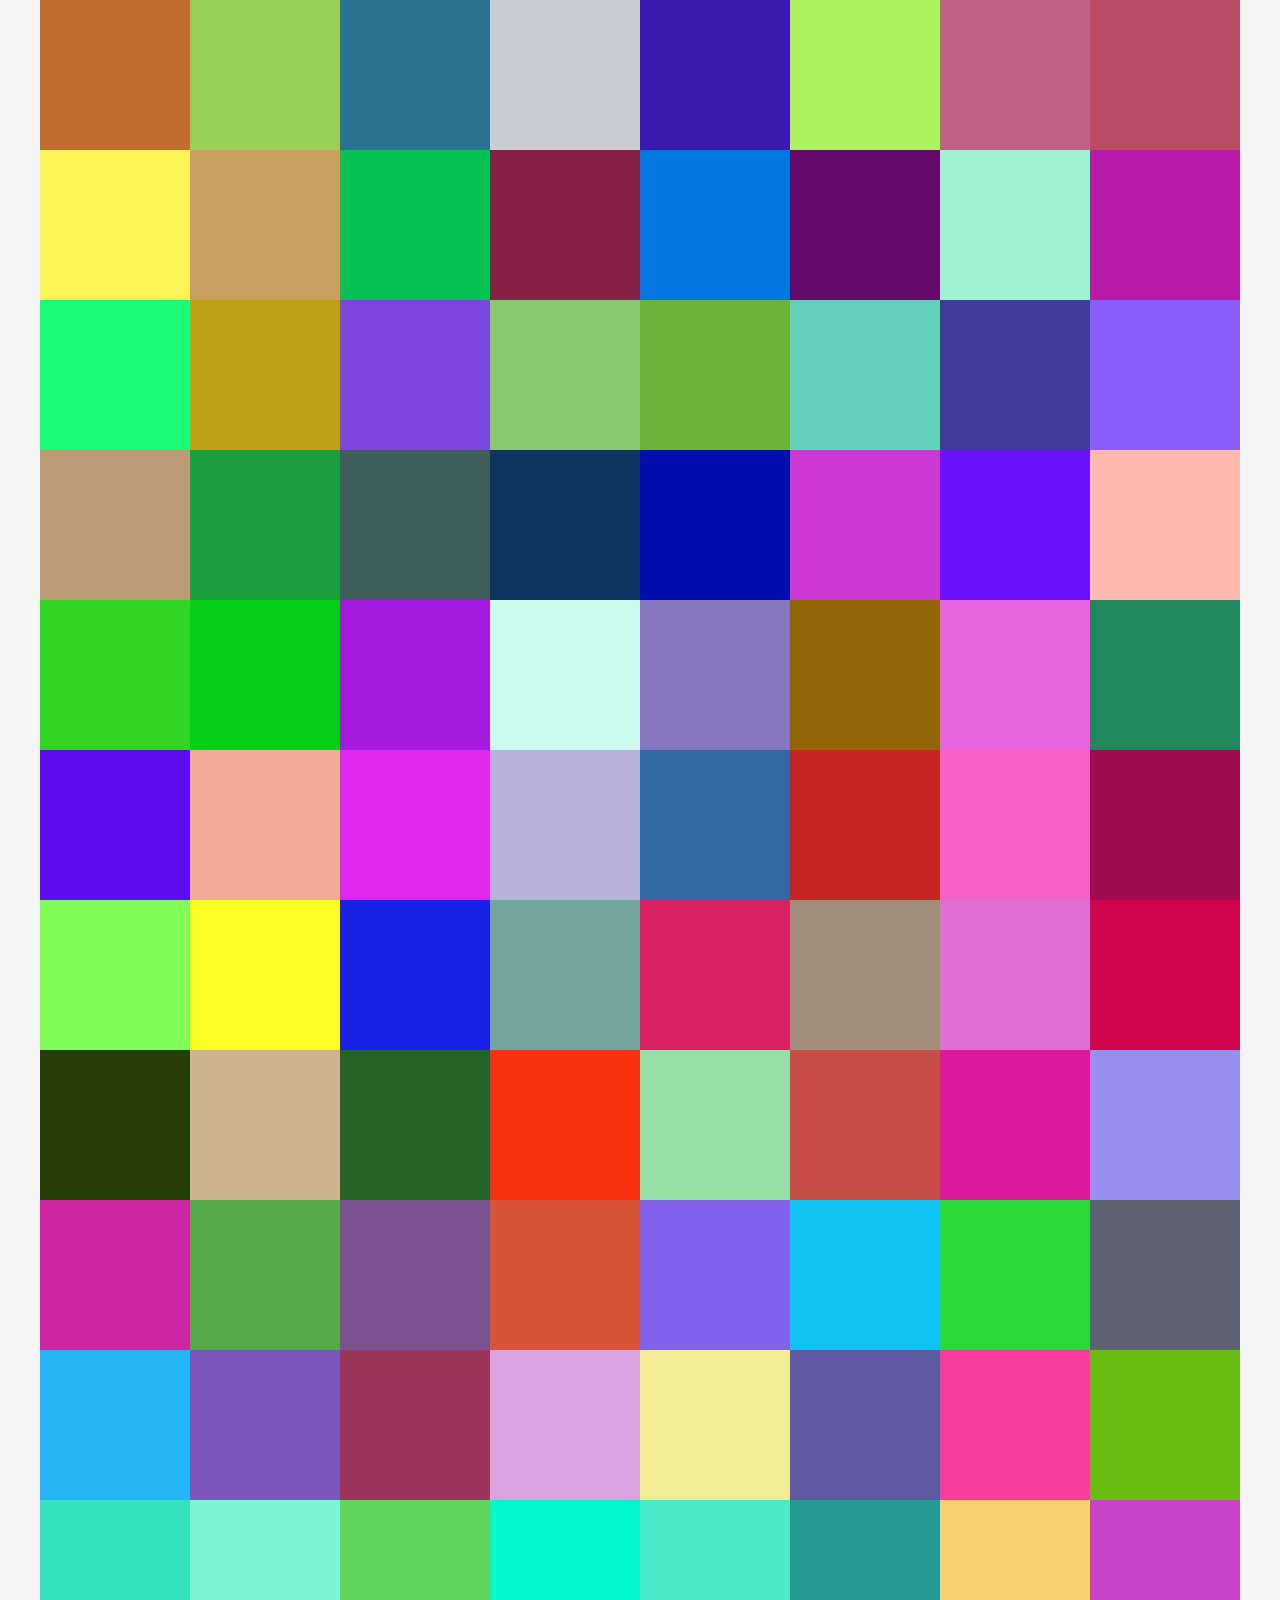
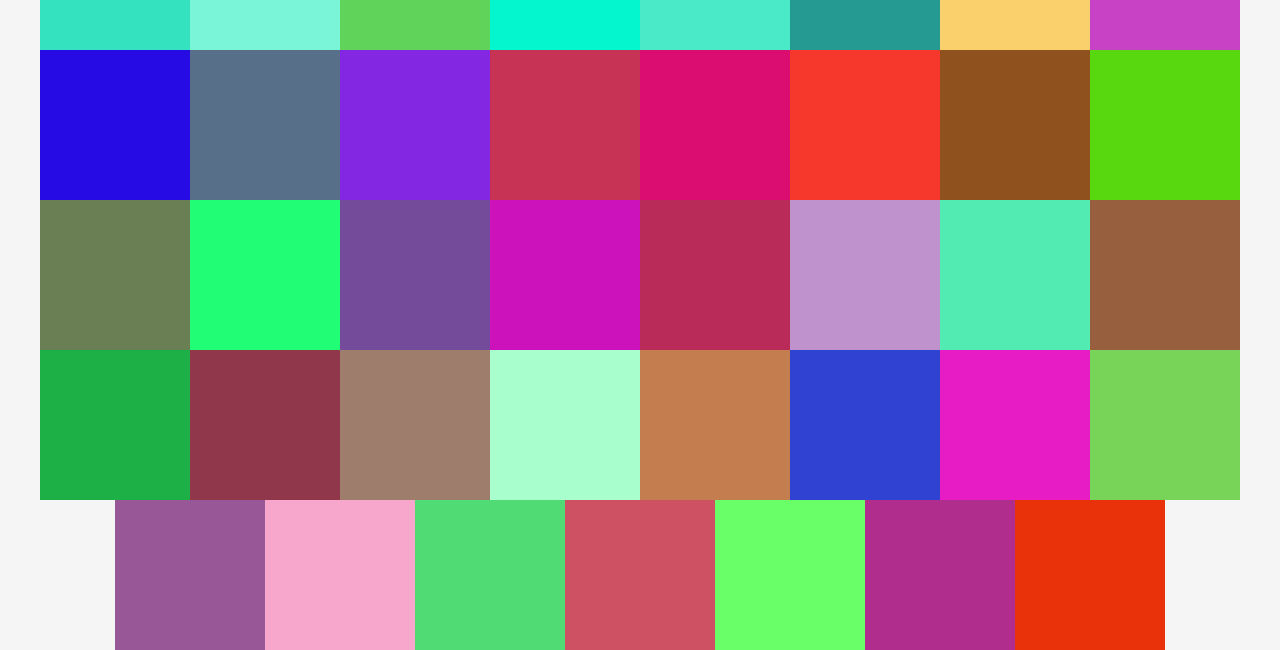
<file: colorgrid/index.html>
<!DOCTYPE html>
<html lang="en">
<head>
    <meta charset="UTF-8">
    <meta name="viewport" content="width=device-width, initial-scale=1.0">
    <title>Colorgrid</title>
    <link rel="stylesheet" href="css/styles.css">
    <script defer src="js/colorgrid.js"></script>
</head>
    <body>
        <main>
            <div id="gridcon"></div>
        </main>
    </body>
</html>
</file>
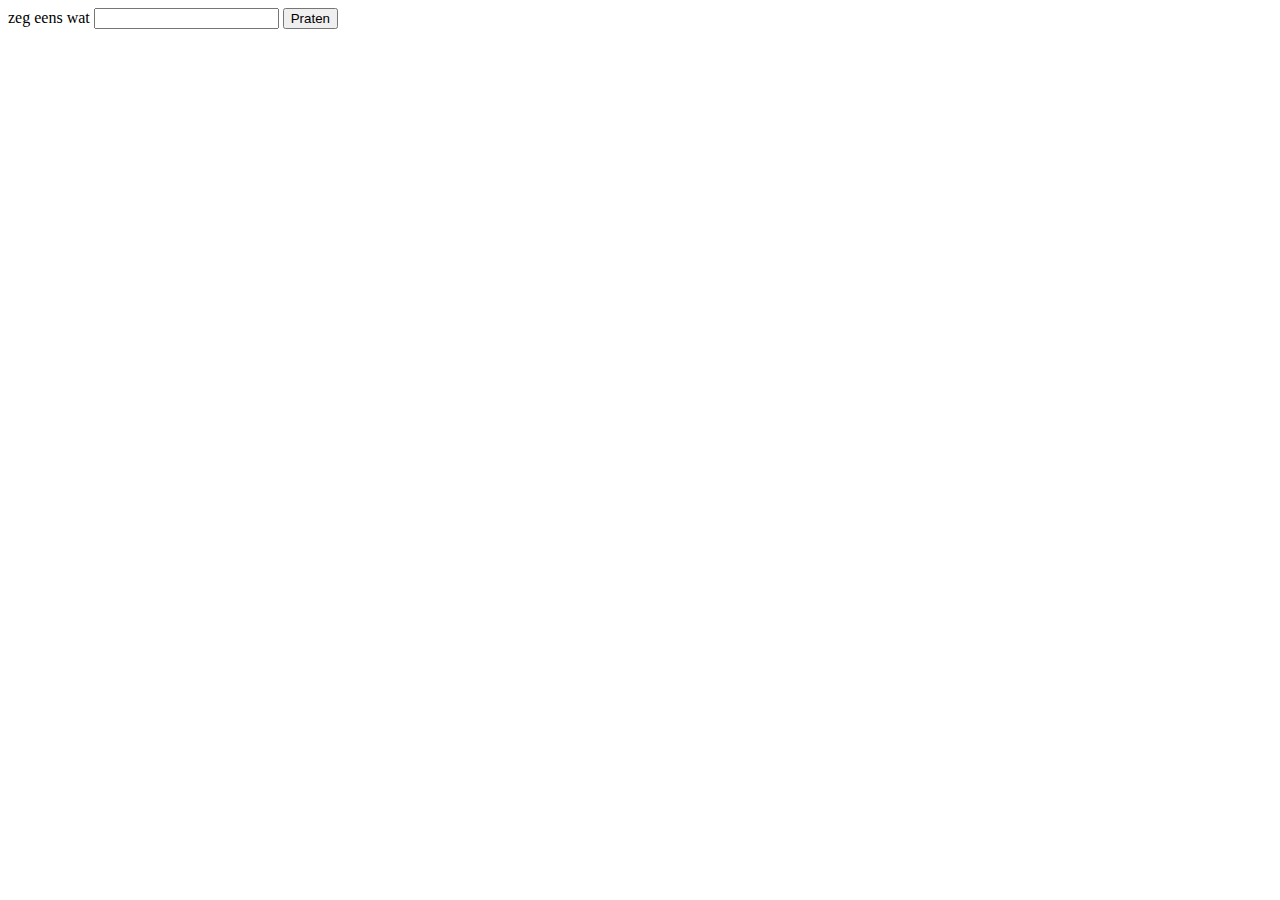
<file: Forms/papegaai/index.html>
<!DOCTYPE html>
<html lang="en">
  <head>
    <meta charset="UTF-8" />
    <meta name="viewport" content="width=device-width, initial-scale=1.0" />
    <title>Document</title>
  </head>
  <body>
    <form action="papegaai.php" method="get">
      <label for="text">zeg eens wat</label>
      <input type="text" name="text" />
      <input type="submit" name="submit" value="Praten" />
    </form>
  </body>
</html>
</file>
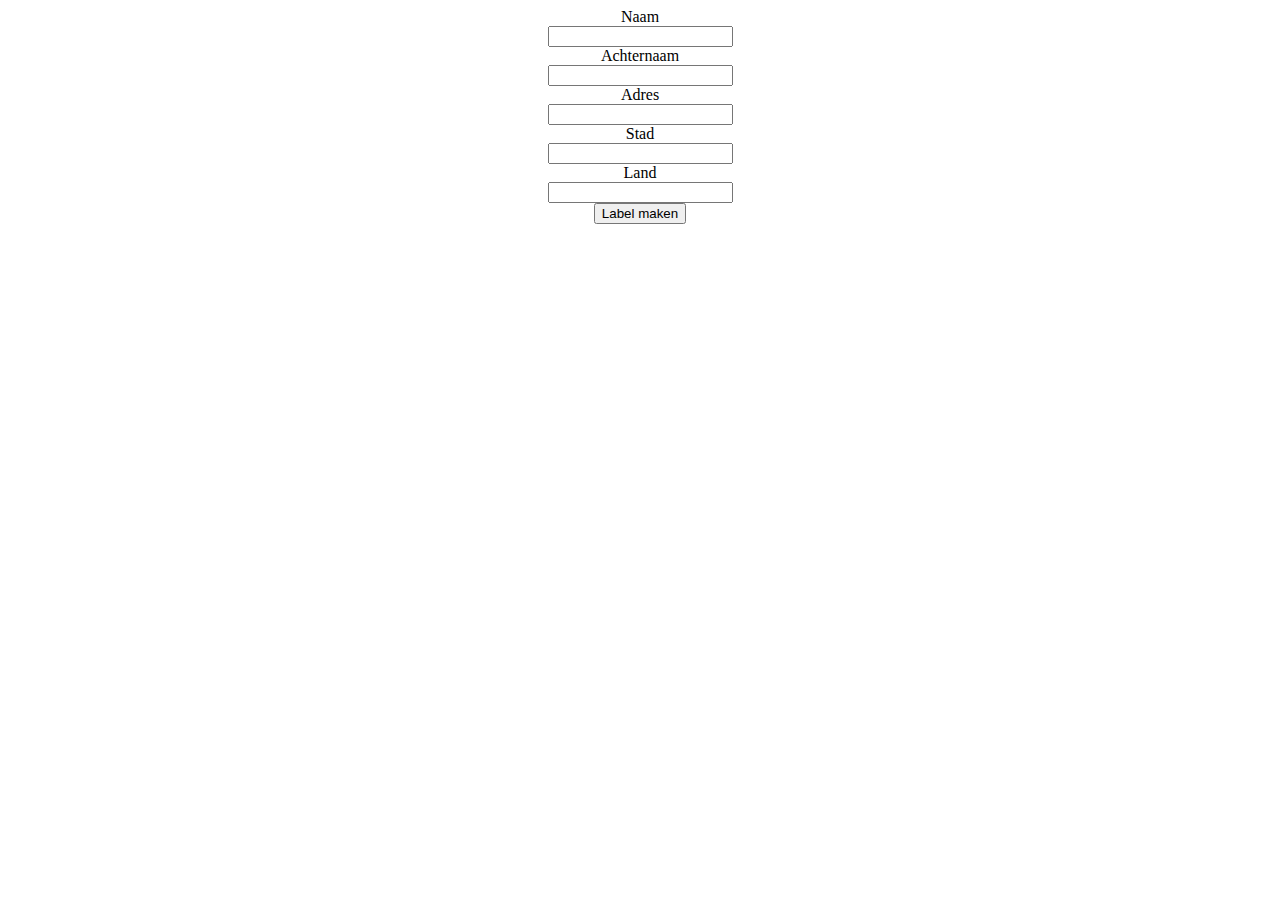
<file: Forms/Adreslabel/simplelabel.html>
<!DOCTYPE html>
<html lang="en">
  <head>
    <meta charset="UTF-8" />
    <meta name="viewport" content="width=device-width, initial-scale=1.0" />
    <title>Document</title>
    <link rel="stylesheet" href="style.css" />
  </head>
  <body>
    <div>
      <form action="simplelabel.php" method="POST">
        <label for="name">Naam</label>
        <input type="text" name="name" />
        <label for="surname">Achternaam</label>
        <input type="text" name="surname" />
        <label for="addresline">Adres</label>
        <input type="text" name="addressline" />
        <label for="city">Stad</label>
        <input type="text" name="city" />
        <label for="country">Land</label>
        <input type="text" name="country" />
        <input type="submit" value="Label maken" />
      </form>
    </div>
  </body>
</html>
</file>
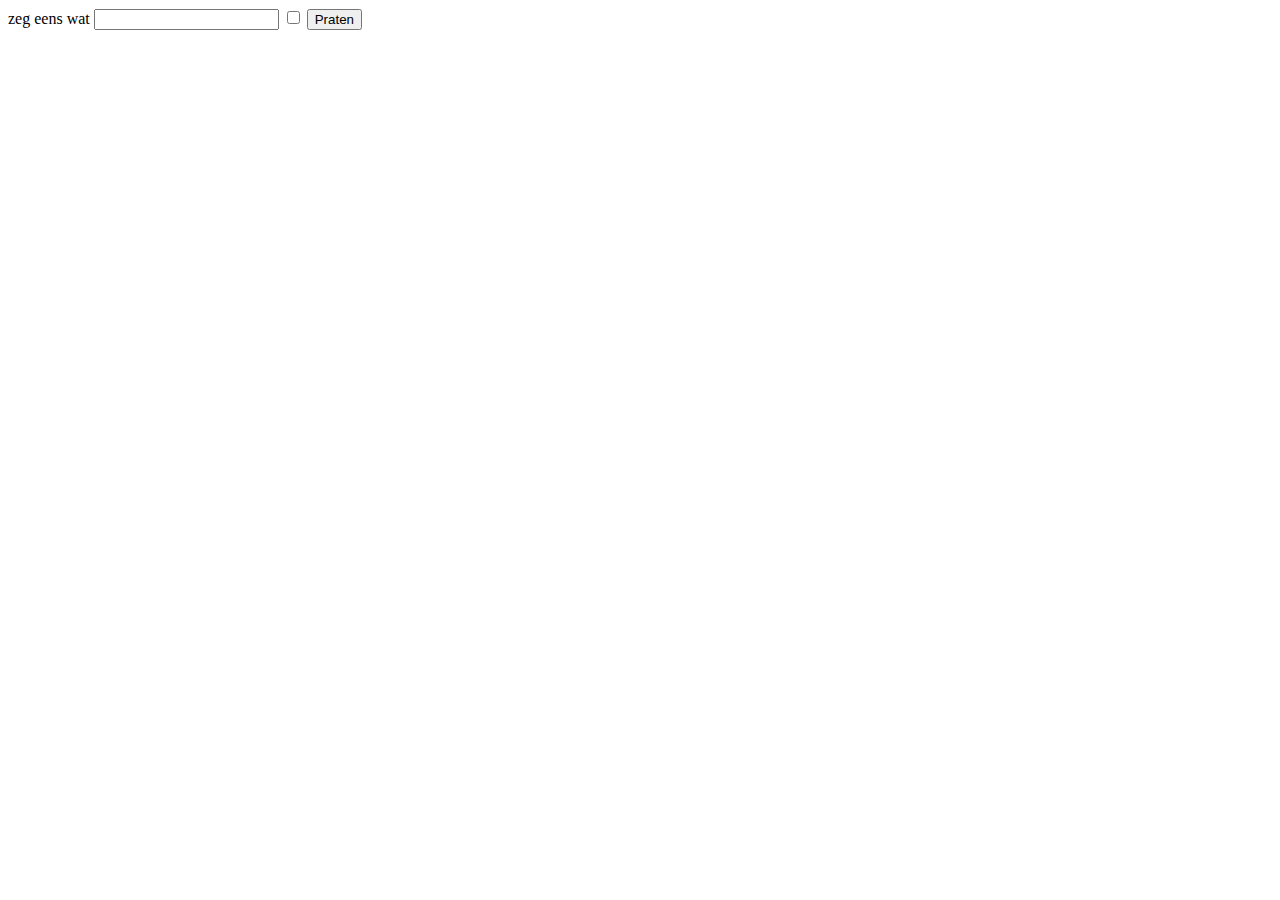
<file: Forms/OmgekeerdePapegaai/papegaai-reverse.html>
<!DOCTYPE html>
<html lang="en">
  <head>
    <meta charset="UTF-8" />
    <meta name="viewport" content="width=device-width, initial-scale=1.0" />
    <title>Document</title>
  </head>
  <body>
    <form action="papegaai-reverse.php" method="get">
      <label for="text">zeg eens wat</label>
      <input type="text" name="text" />
      <input type="checkbox" name="checkbox" value="Yes" />
      <input type="submit" name="submit" value="Praten" />
    </form>
  </body>
</html>
</file>
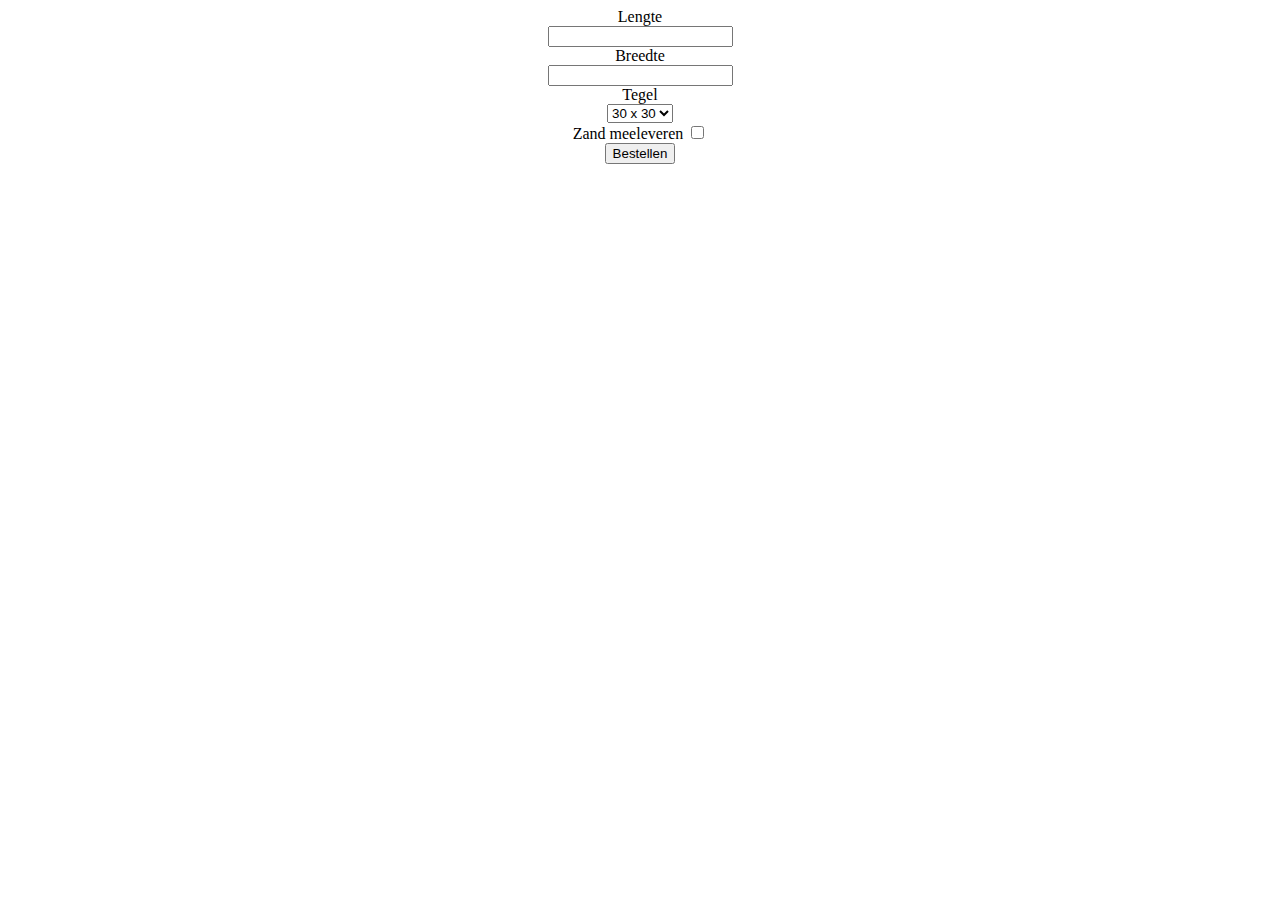
<file: Forms/StraatmakerTool/stratenmaker.html>
<!DOCTYPE html>
<html lang="en">
  <head>
    <meta charset="UTF-8" />
    <meta name="viewport" content="width=device-width, initial-scale=1.0" />
    <title>Document</title>
    <link rel="stylesheet" href="style.css" />
  </head>
  <body>
    <form action="stratenmaker.php" method="POST">
      <label for="length">Lengte</label>
      <input type="text" name="length" />
      <label for="width">Breedte</label>
      <input type="text" name="width" />
      <label for="tile">Tegel</label>
      <select name="tiles" id="">
        <option value="30x30">30 x 30</option>
        <option value="50x50">50 x 50</option>
        <option value="60x60">60 x 60</option>
      </select>
      <div>
        <label for="sand">Zand meeleveren</label>
        <input type="checkbox" name="sand" />
      </div>
      <input type="submit" value="Bestellen" />
    </form>
  </body>
</html>
</file>
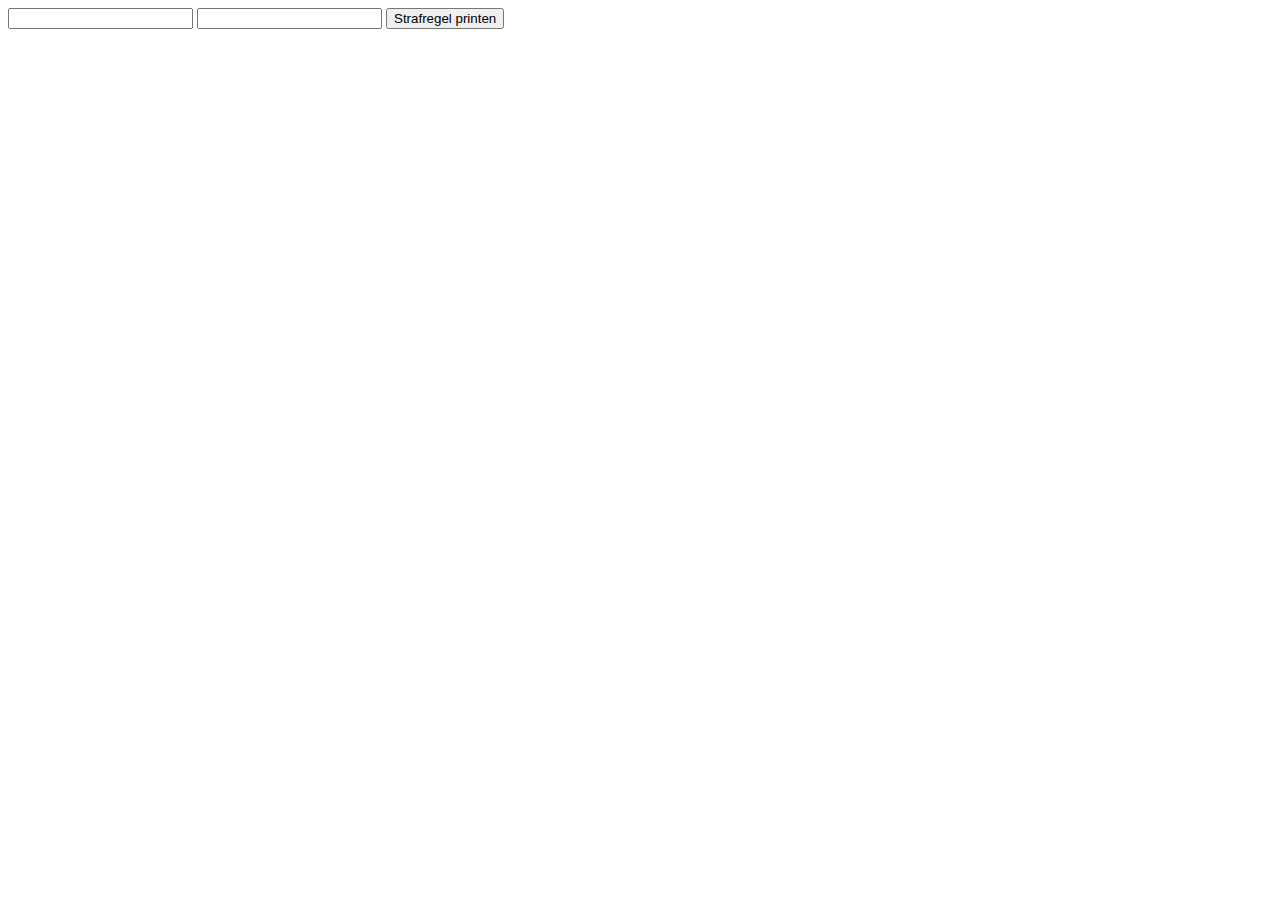
<file: Forms/Strafregels/strafregels.html>
<!DOCTYPE html>
<html lang="en">
  <head>
    <meta charset="UTF-8" />
    <meta name="viewport" content="width=device-width, initial-scale=1.0" />
    <title>Document</title>
  </head>
  <body>
    <form action="strafregels.php" method="GET">
      <input type="text" name="aantal-regels" />
      <input type="text" name="strafregel" />
      <input type="submit" value="Strafregel printen" />
    </form>
  </body>
</html>
</file>
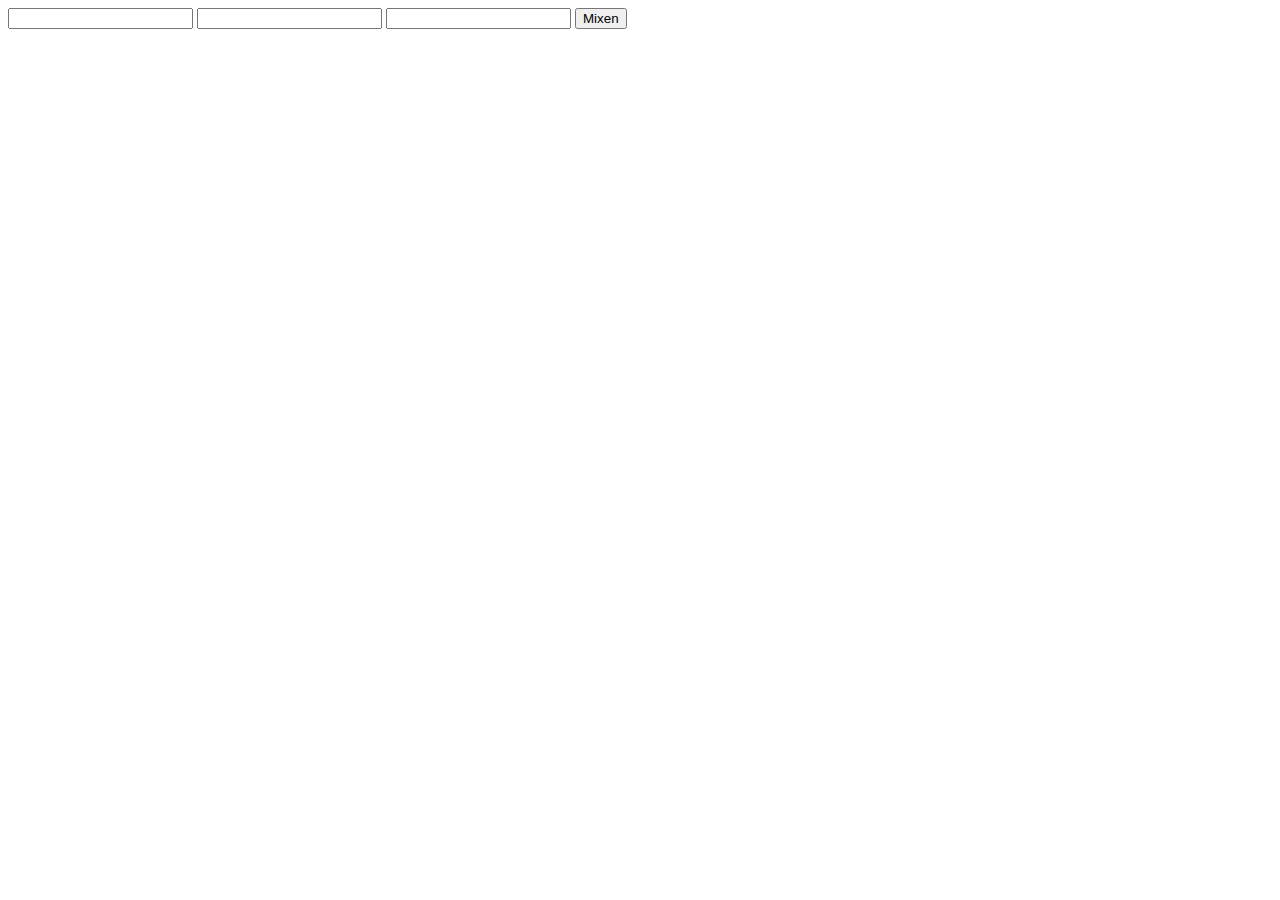
<file: Forms/Woordenmixer/mixwords.html>
<!DOCTYPE html>
<html lang="en">
  <head>
    <meta charset="UTF-8" />
    <meta name="viewport" content="width=device-width, initial-scale=1.0" />
    <title>Document</title>
  </head>
  <body>
    <form action="mixwords.php" method="post">
      <input type="text" name="word1" />
      <input type="text" name="word2" />
      <input type="text" name="word3" />
      <input type="submit" value="Mixen" />
    </form>
  </body>
</html>
</file>
<file: colorgrid/css/styles.css>
html{
    margin: 0px;
}
body{
    height: 100%;
    margin: 0px;
    overflow: hidden;
}


#gridcon{
    display: flex;
    flex-wrap: wrap;
    justify-content: center;

    width: 100%;

    background-color: whitesmoke;
}

.griditem{
    width: 150px;
    height: 150px;
}
</file>
<file: Forms/Adreslabel/style.css>
form {
  display: flex;
  justify-content: space-around;
  align-items: center;
  flex-direction: column;
}
</file>
<file: Forms/StraatmakerTool/style.css>
form {
  display: flex;
  justify-content: space-around;
  align-items: center;
  flex-direction: column;
}
</file>
